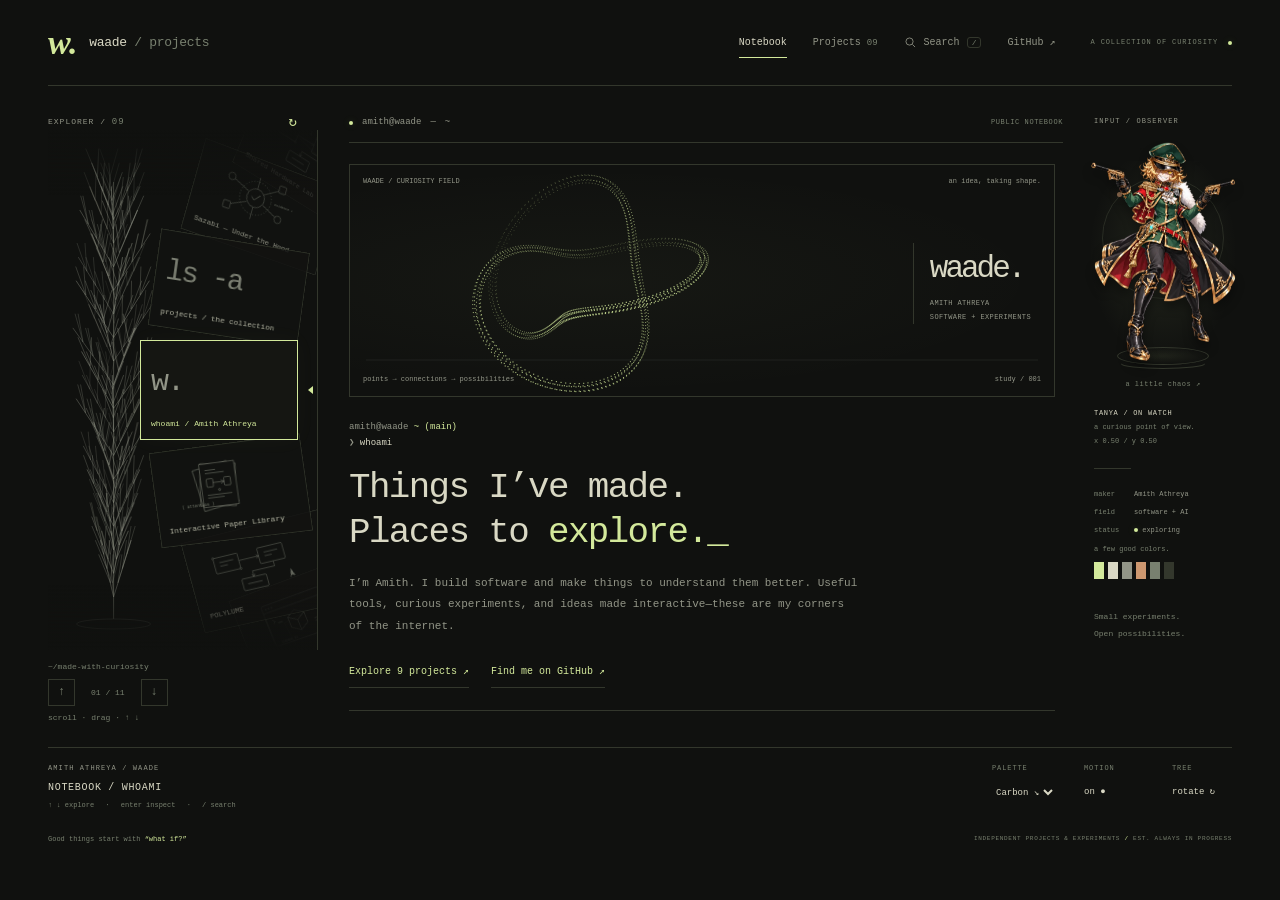
<file: index.html>
<!doctype html>
<html lang="en" data-theme="carbon" data-motion="on">
<head>
<meta charset="utf-8"><meta name="viewport" content="width=device-width, initial-scale=1"><meta name="theme-color" content="#10110f">
<meta name="description" content="Waade — a living collection of tools, interactive learning, and AI experiments by Amith Athreya. Take a spin. Follow your curiosity.">
<meta property="og:title" content="Waade — A collection of curiosity"><meta property="og:description" content="Tools, experiments, and ideas made interactive. The project notebook of Amith Athreya."><meta property="og:type" content="website">
<title>Waade — A collection of curiosity</title><link rel="icon" href="/favicon.svg" type="image/svg+xml"><link rel="stylesheet" href="/style.css"><script src="/app.js" type="module"></script>
  <script defer src="./analytics.js"></script>
</head><body>
<a class="skip-link" href="#content">Skip to content</a>
<div class="frame">
<header class="header"><a class="identity" href="#about" aria-label="Waade home"><span class="monogram">w.</span><span>waade<span class="identity-path"> / projects</span></span></a><nav aria-label="Main navigation"><a href="#about" data-nav="about">Notebook</a><a href="#projects" data-nav="projects">Projects <span class="project-count">09</span></a><button id="search-toggle" class="search-toggle" type="button" aria-label="Search projects" aria-haspopup="dialog" aria-controls="search-dialog" aria-expanded="false"><svg viewBox="0 0 20 20" fill="none" aria-hidden="true"><circle cx="8.5" cy="8.5" r="5.5"/><path d="m13 13 4 4"/></svg><span class="search-trigger-text">Search</span><kbd>/</kbd></button><a href="https://github.com/waade-dev" target="_blank" rel="noopener noreferrer">GitHub ↗<span class="sr-only"> (opens in a new tab)</span></a></nav><span class="edition">A COLLECTION OF CURIOSITY <span class="live-dot"></span></span></header>
<main class="stage">
<aside class="navigator" aria-label="Project explorer"><div class="navigator-heading"><span>EXPLORER / <span class="project-count">09</span></span><span class="accent">↻</span></div><div class="wheel-scene" id="wheel-scene"><canvas id="tree-canvas" aria-hidden="true"></canvas><ul class="wheel" id="wheel" aria-label="Select a notebook page or project"></ul><span class="selection-tick" aria-hidden="true"></span></div><div class="navigator-footer"><span>~/made-with-curiosity</span><div class="wheel-controls"><button id="previous" aria-label="Previous project">↑</button><span id="wheel-counter">01 / 11</span><button id="next" aria-label="Next project">↓</button></div><span class="navigation-hint">scroll · drag · ↑ ↓</span></div></aside>
<div class="workspace"><div class="tab-bar"><span><span class="live-dot"></span> amith@waade <span class="muted">—</span> <span id="current-path">~</span></span><span class="tab-caption">PUBLIC NOTEBOOK</span></div><article class="reading" id="content" tabindex="-1" aria-label="Selected notebook content"><p class="muted">Opening the notebook<span class="cursor">_</span></p></article>
</div>
<aside class="observer" aria-label="Notebook observer">
<p class="eyebrow">INPUT / OBSERVER</p>
<button class="observer-figure" id="observer-figure" type="button" aria-label="Tanya on watch — spark a little chaos">
<span class="figure-halo" aria-hidden="true"></span><span class="figure-orbit" aria-hidden="true"></span>
<img src="/assets/tanya-figurine.webp" width="512" height="768" alt="Tanya the Evil in her green and gold uniform" draggable="false" decoding="async">
<span class="figure-sparks" aria-hidden="true"><i style="--angle:0deg"></i><i style="--angle:45deg"></i><i style="--angle:90deg"></i><i style="--angle:135deg"></i><i style="--angle:180deg"></i><i style="--angle:225deg"></i><i style="--angle:270deg"></i><i style="--angle:315deg"></i></span>
<span class="figure-plinth" aria-hidden="true"></span><span class="figure-hint" aria-hidden="true">a little chaos ↗</span>
</button>
<div class="observer-details"><p class="observer-caption"><strong>TANYA / ON WATCH</strong><br><span id="observer-message" role="status">a curious point of view.</span><br><span id="pointer-coordinates">x 0.50 / y 0.50</span></p><div class="aside-rule"></div><dl><dt>maker</dt><dd>Amith Athreya</dd><dt>field</dt><dd>software + AI</dd><dt>status</dt><dd><span class="live-dot"></span> exploring</dd></dl><p class="palette-label">a few good colors.</p><div class="swatches" aria-hidden="true"><i></i><i></i><i></i><i></i><i></i><i></i></div><p class="aside-note">Small experiments.<br>Open possibilities.</p></div>
</aside>
</main>
<dialog id="search-dialog" aria-labelledby="search-title"><div class="search-panel-heading"><div><p class="eyebrow">THE COLLECTION / QUICK FIND</p><h2 id="search-title">Find a project.</h2></div><button id="search-close" type="button" aria-label="Close search">×</button></div><div class="terminal" role="search" aria-label="Search projects or navigate with commands"><div class="terminal-heading"><span><span class="accent">›_</span> search the collection</span><span>esc to close</span></div><form id="command-form"><label for="command-input" aria-label="Command">❯</label><input id="command-input" type="text" enterkeyhint="search" autocomplete="off" spellcheck="false" placeholder="Search projects by name or idea…" aria-label="Search projects or type a command" aria-controls="command-results"><button type="submit" aria-label="Run command">↵</button></form><div id="command-results" hidden></div><div class="terminal-hints"><button type="button" data-command="projects">projects</button><button type="button" data-command="about">whoami</button><button type="button" data-command="random">surprise me</button><button type="button" data-command="help">help</button><span id="command-feedback" role="status">follow your curiosity.</span></div></div></dialog>
<footer class="statusbar"><div class="footer-title"><span class="eyebrow">AMITH ATHREYA / WAADE</span><span id="selected-label">NOTEBOOK</span><small>↑ ↓ explore <span>·</span> enter inspect <span>·</span> / search</small></div><div class="status-control"><label for="theme-select">PALETTE</label><select id="theme-select" aria-label="Color palette"><option value="carbon">Carbon ↘</option><option value="moss">Moss ↘</option><option value="paper">Paper ↘</option></select></div><div class="status-control"><span>MOTION</span><button id="motion-button" aria-pressed="true">on <span class="accent">●</span></button></div><div class="status-control"><span>TREE</span><button id="tree-button" aria-pressed="true">rotate ↻</button></div></footer>
<div class="colophon"><span>Good things start with <span class="accent">“what if?”</span></span><span>INDEPENDENT PROJECTS & EXPERIMENTS <span class="accent">/</span> EST. ALWAYS IN PROGRESS</span></div><p id="announcement" class="sr-only" aria-live="polite" aria-atomic="true"></p>
<noscript><div class="fallback"><h1>The Waade collection</h1><p>Turn on JavaScript for the rotating explorer, or visit a project directly.</p><a href="https://reasearch-paper-impl.rechargecompare.in/">Interactive Paper Library ↗</a><a href="https://www.rechargecompare.in/">POLYLUME ↗</a><a href="https://inside-space.rechargecompare.in/">Inside SPACE ↗</a><a href="https://second-brain-obsedian-notion-library.rechargecompare.in/">Second Brain ↗</a><a href="https://cyber-harness-atlas.vercel.app/">Cyber Harness Atlas ↗</a><a href="https://waade-skill-studio.vercel.app/">Skill Studio ↗</a><a href="/pi-durable/">Pi Durable ↗</a><a href="https://shared-hardware-lab.vercel.app/">Shared Hardware Lab ↗</a><a href="https://sazabi-field-guide.vercel.app/">Sazabi — Under the Hood ↗</a></div></noscript>
</div></body></html>
</file>
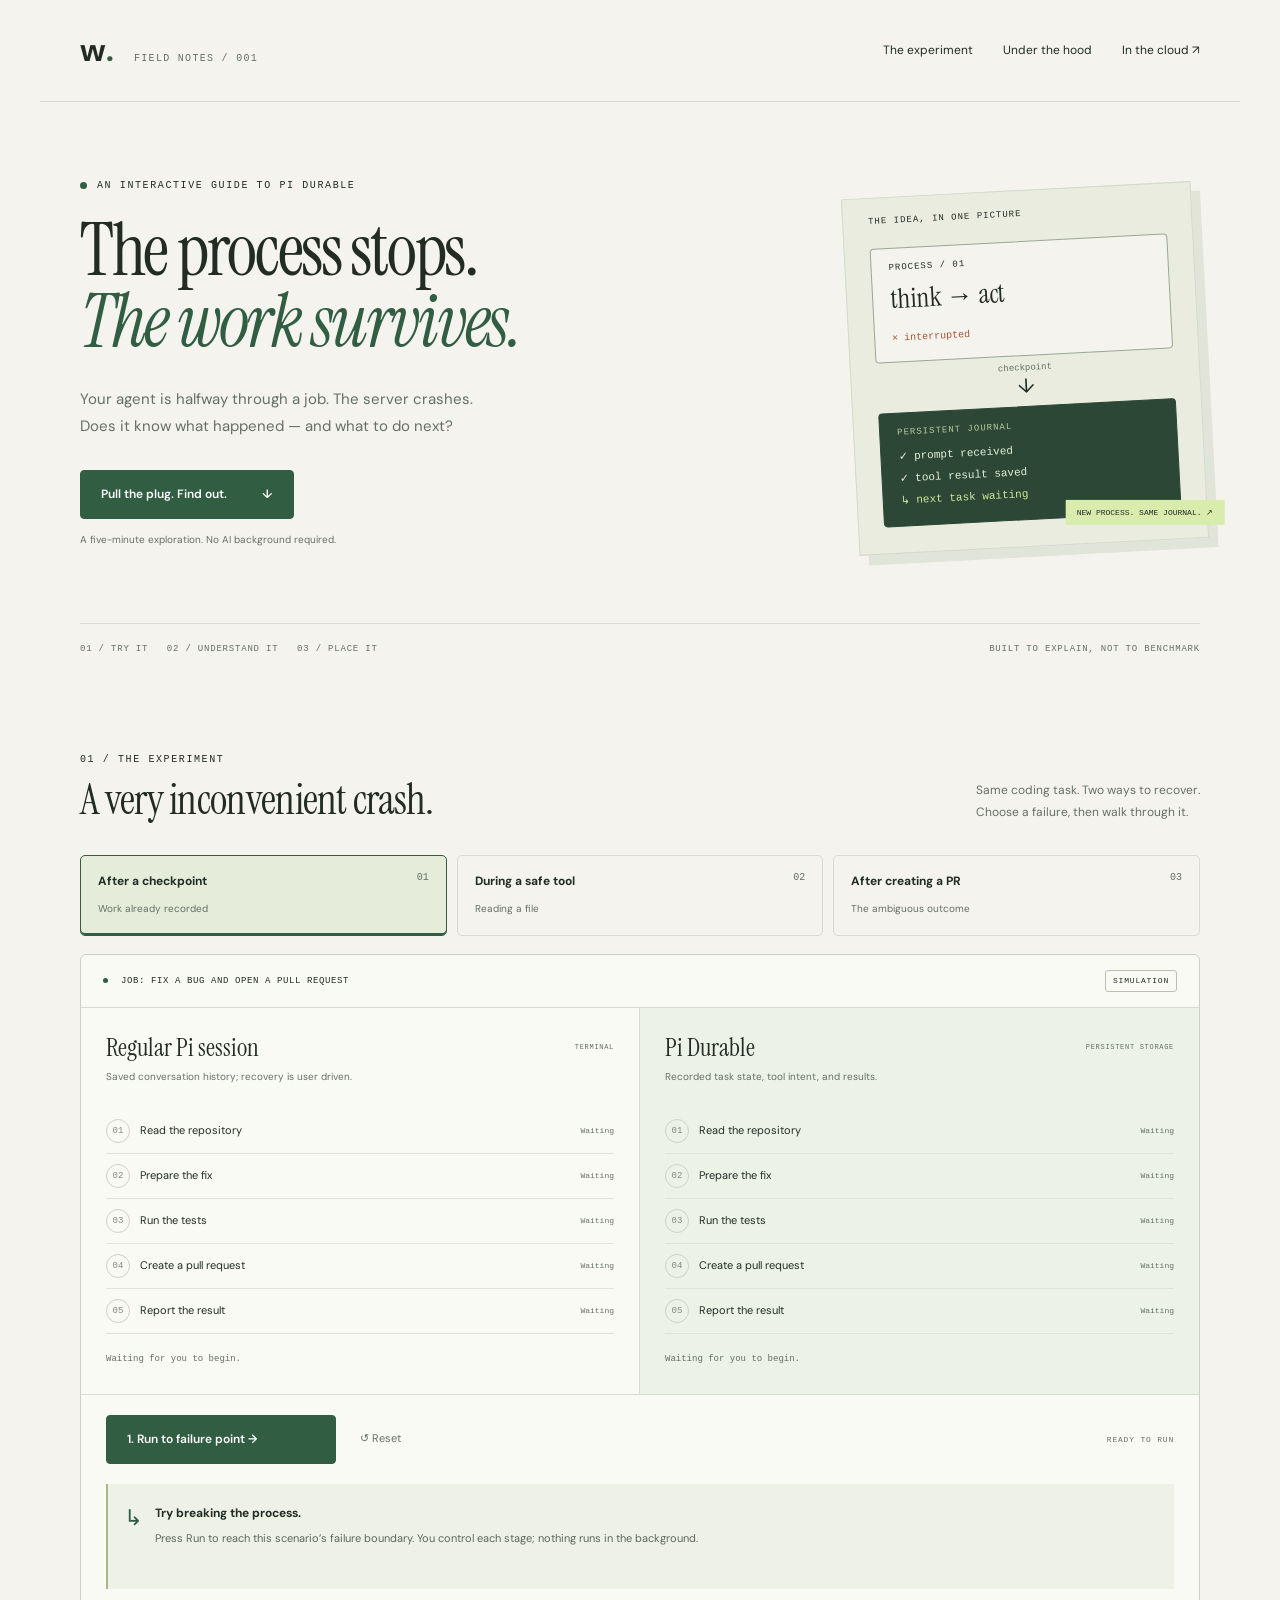
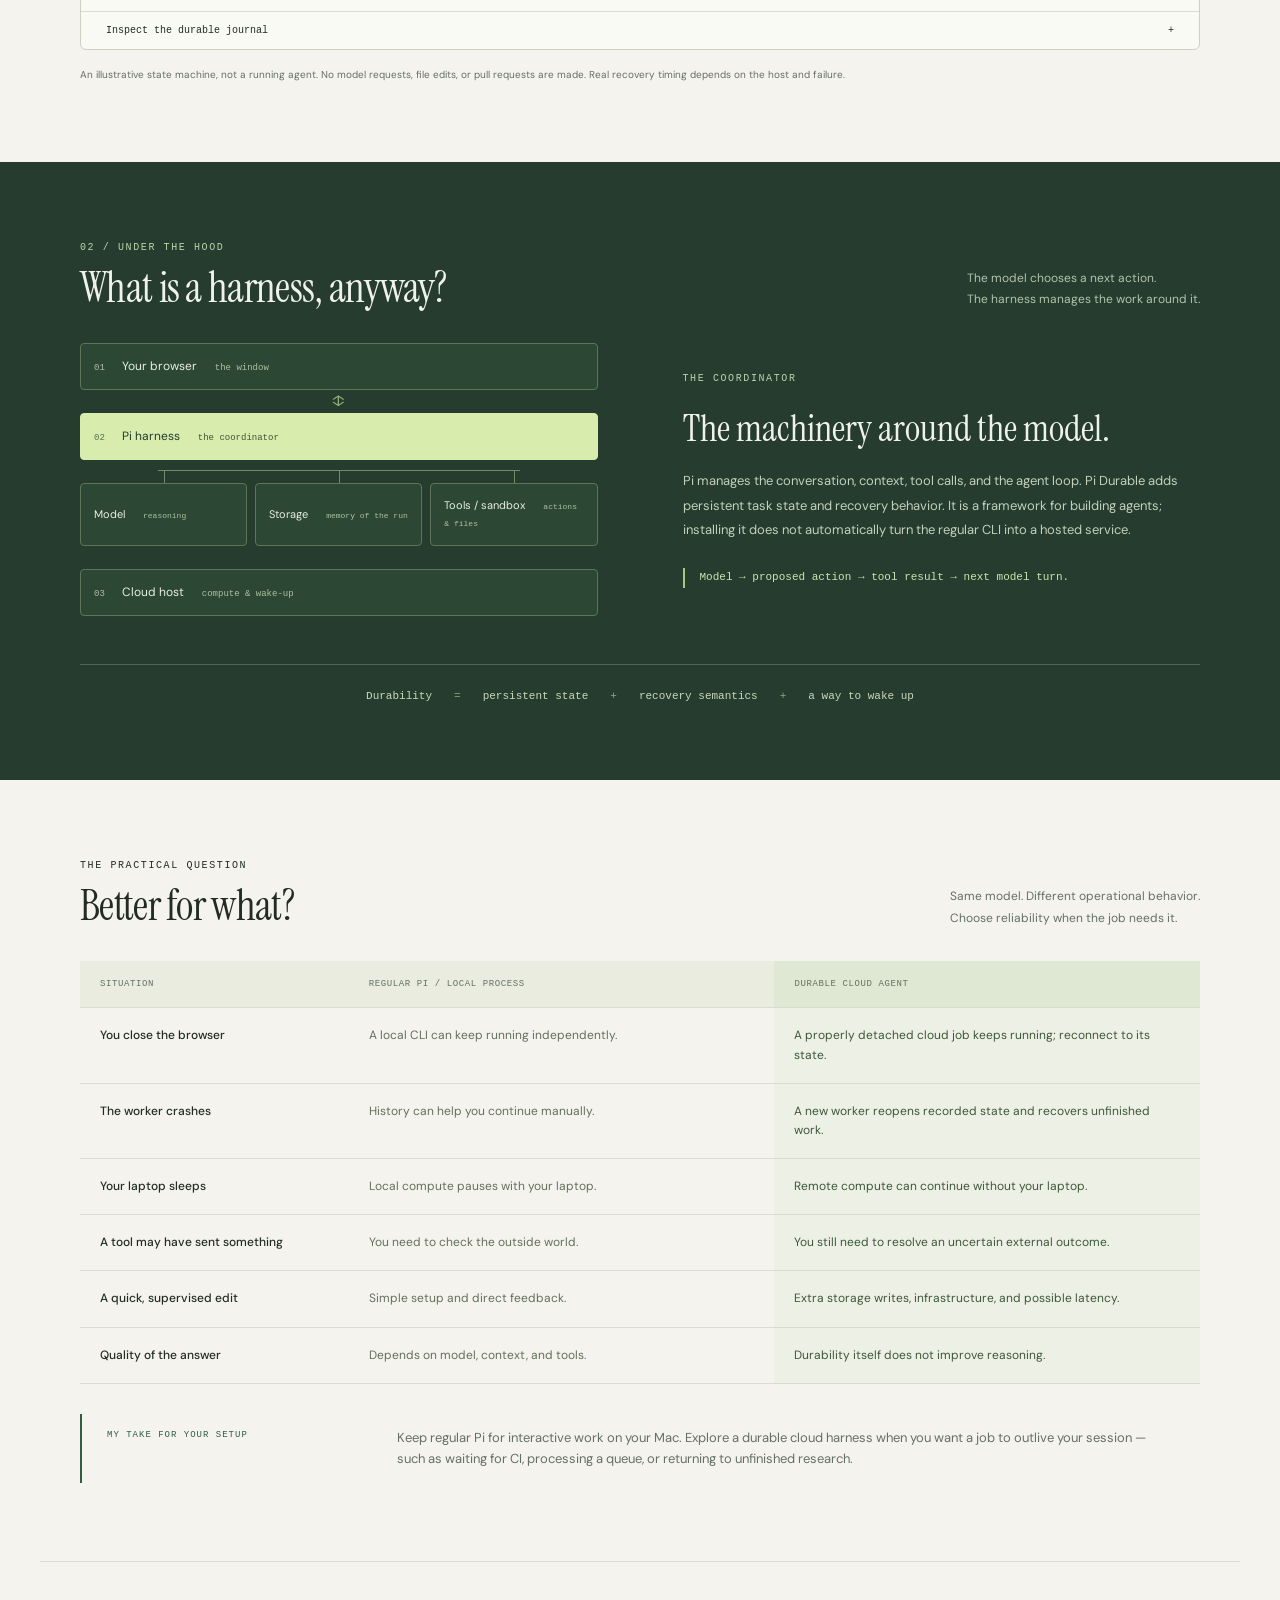
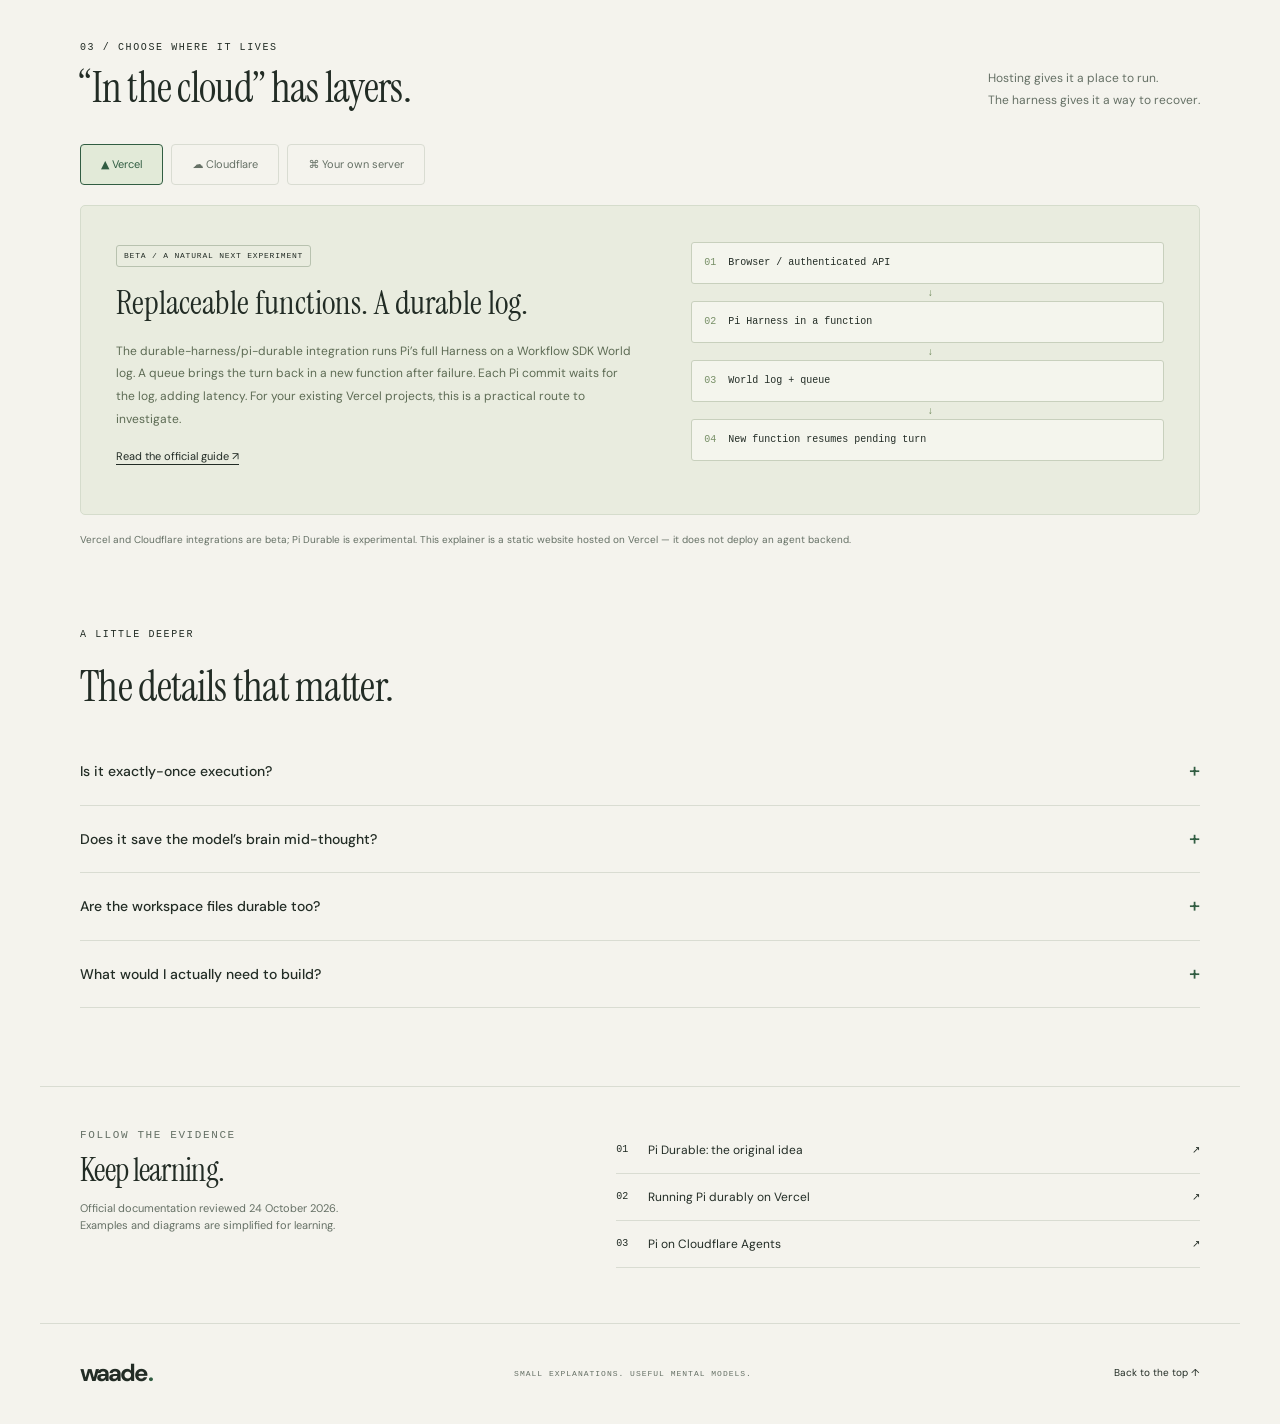
<file: pi-durable/index.html>
<!doctype html>
<html lang="en">
<head>
  <meta charset="utf-8"><meta name="viewport" content="width=device-width, initial-scale=1">
  <title>Pi Durable — The work survives | Waade</title>
  <meta name="description" content="An interactive field guide to Pi Durable. Crash an agent, replay its recovery, and explore how cloud harnesses work.">
  <meta name="theme-color" content="#f4f3ed"><link rel="icon" href="../favicon.svg">
  <link rel="stylesheet" href="./style.css"><script defer src="./model.js"></script><script defer src="./app.js"></script>
  <script defer src="../analytics.js"></script>
</head>
<body id="top">
<a class="skip" href="#lab">Skip to the experiment</a>
<header class="wrap"><a class="brand" href="../index.html">w<span>.</span> <small>FIELD NOTES / 001</small></a><nav aria-label="Page"><a href="#lab">The experiment</a><a href="#inside">Under the hood</a><a href="#cloud">In the cloud ↗</a></nav></header>
<main>
  <section class="hero wrap">
    <div><p class="eyebrow"><span class="dot"></span> AN INTERACTIVE GUIDE TO PI DURABLE</p><h1>The process stops.<br><em>The work survives.</em></h1><p class="intro">Your agent is halfway through a job. The server crashes.<br class="wide"> Does it know what happened — and what to do next?</p><a class="primary jump" href="#lab">Pull the plug. Find out. <span>↓</span></a><p class="caption">A five-minute exploration. No AI background required.</p></div>
    <div class="hero-diagram" aria-label="A replaceable process connected to a persistent journal"><div class="diagram-caption">THE IDEA, IN ONE PICTURE</div><div class="process-box"><span class="mono">PROCESS / 01</span><strong>think → act</strong><span class="off">× interrupted</span></div><div class="wire"><span>checkpoint</span>↓</div><div class="journal-box"><span class="mono">PERSISTENT JOURNAL</span><div>✓ prompt received</div><div>✓ tool result saved</div><div class="next">↳ next task waiting</div></div><span class="resume-tag">NEW PROCESS. SAME JOURNAL. ↗</span></div>
    <div class="hero-foot"><span>01 / TRY IT &nbsp; 02 / UNDERSTAND IT &nbsp; 03 / PLACE IT</span><span>BUILT TO EXPLAIN, NOT TO BENCHMARK</span></div>
  </section>
  <section class="wrap section" id="lab">
    <div class="section-head"><div><p class="eyebrow">01 / THE EXPERIMENT</p><h2>A very inconvenient crash.</h2></div><p>Same coding task. Two ways to recover.<br>Choose a failure, then walk through it.</p></div>
    <div class="scenario-picker" role="group" aria-label="Choose a crash scenario">
      <button data-scenario="saved" aria-pressed="true"><span>01</span><strong>After a checkpoint</strong><small>Work already recorded</small></button>
      <button data-scenario="safe" aria-pressed="false"><span>02</span><strong>During a safe tool</strong><small>Reading a file</small></button>
      <button data-scenario="unsafe" aria-pressed="false"><span>03</span><strong>After creating a PR</strong><small>The ambiguous outcome</small></button>
    </div>
    <div class="lab-panel">
      <div class="lab-bar"><span><span class="dot"></span> JOB: FIX A BUG AND OPEN A PULL REQUEST</span><span class="pill">SIMULATION</span></div>
      <div class="lanes"><article class="lane"><div class="lane-head"><h3>Regular Pi session</h3><span class="tag">TERMINAL</span></div><p>Saved conversation history; recovery is user driven.</p><ol id="regular-steps"></ol><div class="lane-status" id="regular-status"></div></article><article class="lane durable"><div class="lane-head"><h3>Pi Durable</h3><span class="tag">PERSISTENT STORAGE</span></div><p>Recorded task state, tool intent, and results.</p><ol id="durable-steps"></ol><div class="lane-status" id="durable-status"></div></article></div>
      <div class="controls"><button class="primary" id="advance">1. Run to failure point <span>→</span></button><button class="secondary" id="reset">↺ Reset</button><span id="phase-label">READY TO RUN</span></div>
      <div class="explanation" aria-live="polite" aria-atomic="true"><span class="explain-icon" aria-hidden="true">↳</span><div><strong id="explain-title"></strong><p id="explain-body"></p></div></div>
      <details class="journal-details"><summary>Inspect the durable journal <span>+</span></summary><ol id="journal"></ol></details>
    </div>
    <p class="fineprint">An illustrative state machine, not a running agent. No model requests, file edits, or pull requests are made. Real recovery timing depends on the host and failure.</p>
  </section>
  <section class="dark-section" id="inside"><div class="wrap section">
    <div class="section-head"><div><p class="eyebrow">02 / UNDER THE HOOD</p><h2>What is a harness, anyway?</h2></div><p>The model chooses a next action.<br>The harness manages the work around it.</p></div>
    <div class="architecture"><div class="architecture-buttons" role="group" aria-label="Explore the architecture"><button data-layer="client" aria-pressed="false"><span>01</span> Your browser <small>the window</small></button><span class="connector">↕</span><button data-layer="harness" aria-pressed="true"><span>02</span> Pi harness <small>the coordinator</small></button><div class="branch"><button data-layer="model" aria-pressed="false">Model <small>reasoning</small></button><button data-layer="storage" aria-pressed="false">Storage <small>memory of the run</small></button><button data-layer="tools" aria-pressed="false">Tools / sandbox <small>actions & files</small></button></div><button data-layer="host" aria-pressed="false"><span>03</span> Cloud host <small>compute & wake-up</small></button></div><article class="architecture-copy" aria-live="polite"><p class="eyebrow" id="layer-kicker"></p><h3 id="layer-title"></h3><p id="layer-body"></p><div class="rule" id="layer-rule"></div></article></div>
    <div class="formula"><span>Durability</span><b>=</b><span>persistent state</span><b>+</b><span>recovery semantics</span><b>+</b><span>a way to wake up</span></div>
  </div></section>
  <section class="wrap section" id="better"><div class="section-head"><div><p class="eyebrow">THE PRACTICAL QUESTION</p><h2>Better for what?</h2></div><p>Same model. Different operational behavior.<br>Choose reliability when the job needs it.</p></div>
    <div class="comparison-scroll"><table><caption class="sr-only">Regular session compared with a durable cloud agent</caption><thead><tr><th>Situation</th><th>Regular Pi / local process</th><th>Durable cloud agent</th></tr></thead><tbody><tr><th>You close the browser</th><td>A local CLI can keep running independently.</td><td>A properly detached cloud job keeps running; reconnect to its state.</td></tr><tr><th>The worker crashes</th><td>History can help you continue manually.</td><td>A new worker reopens recorded state and recovers unfinished work.</td></tr><tr><th>Your laptop sleeps</th><td>Local compute pauses with your laptop.</td><td>Remote compute can continue without your laptop.</td></tr><tr><th>A tool may have sent something</th><td>You need to check the outside world.</td><td>You still need to resolve an uncertain external outcome.</td></tr><tr><th>A quick, supervised edit</th><td>Simple setup and direct feedback.</td><td>Extra storage writes, infrastructure, and possible latency.</td></tr><tr><th>Quality of the answer</th><td>Depends on model, context, and tools.</td><td>Durability itself does not improve reasoning.</td></tr></tbody></table></div>
    <div class="takeaway"><span>MY TAKE FOR YOUR SETUP</span><p>Keep regular Pi for interactive work on your Mac. Explore a durable cloud harness when you want a job to outlive your session — such as waiting for CI, processing a queue, or returning to unfinished research.</p></div>
  </section>
  <section class="wrap section cloud-section" id="cloud"><div class="section-head"><div><p class="eyebrow">03 / CHOOSE WHERE IT LIVES</p><h2>“In the cloud” has layers.</h2></div><p>Hosting gives it a place to run.<br>The harness gives it a way to recover.</p></div>
    <div class="cloud-picker" role="group" aria-label="Select a hosting approach"><button data-cloud="vercel" aria-pressed="true">▲ Vercel</button><button data-cloud="cloudflare" aria-pressed="false">☁ Cloudflare</button><button data-cloud="self" aria-pressed="false">⌘ Your own server</button></div>
    <article class="cloud-card"><div><span class="pill" id="cloud-badge"></span><h3 id="cloud-title"></h3><p id="cloud-body"></p><a id="cloud-source" target="_blank" rel="noopener noreferrer">Read the official guide ↗</a></div><div class="cloud-flow" id="cloud-flow"></div></article>
    <p class="fineprint">Vercel and Cloudflare integrations are beta; Pi Durable is experimental. This explainer is a static website hosted on Vercel — it does not deploy an agent backend.</p>
  </section>
  <section class="wrap section details-section"><p class="eyebrow">A LITTLE DEEPER</p><h2>The details that matter.</h2>
    <details><summary>Is it exactly-once execution?<span>+</span></summary><p>No blanket guarantee. A remote service can accept an action before the local result is saved. Use provider-supported idempotency keys, or inspect remote state before deciding whether to retry. Deduplicating a submitted request does not deduplicate every external side effect.</p></details>
    <details><summary>Does it save the model’s brain mid-thought?<span>+</span></summary><p>No. It records task and conversation state. An interrupted model request may be issued again; an incomplete response is not a finished answer. Think “recover from a recorded boundary,” rather than freezing and restoring every CPU instruction.</p></details>
    <details><summary>Are the workspace files durable too?<span>+</span></summary><p>Only if you arrange that separately. A persistent task journal does not automatically preserve an ephemeral filesystem. Plan workspace storage and sandbox lifecycle alongside conversation storage. On Vercel, model-controlled commands belong in a virtual workspace or sandbox, not the function host’s disk.</p></details>
    <details><summary>What would I actually need to build?<span>+</span></summary><p>A UI and authenticated API; a Pi harness with configured model and tools; persistent run storage; a host that resumes pending work; and a suitable tool execution environment. Add session ownership, logging, cost limits, and external-action checks before exposing real tools to users.</p></details>
  </section>
  <section class="wrap sources"><div><p class="eyebrow">FOLLOW THE EVIDENCE</p><h2>Keep learning.</h2><p>Official documentation reviewed 24 October 2026.<br>Examples and diagrams are simplified for learning.</p></div><div><a href="https://earendil.com/posts/pi-durable/" target="_blank" rel="noopener noreferrer">01 <span>Pi Durable: the original idea</span> ↗</a><a href="https://vercel.com/docs/agent-harnesses/pi" target="_blank" rel="noopener noreferrer">02 <span>Running Pi durably on Vercel</span> ↗</a><a href="https://developers.cloudflare.com/agents/harnesses/pi/" target="_blank" rel="noopener noreferrer">03 <span>Pi on Cloudflare Agents</span> ↗</a></div></section>
</main><footer class="wrap"><a class="brand" href="../index.html">waade<span>.</span></a><span>SMALL EXPLANATIONS. USEFUL MENTAL MODELS.</span><a href="#top">Back to the top ↑</a></footer>
<noscript><p class="wrap">Enable JavaScript to try the simulations and explore the architecture. The comparison and technical details remain available below.</p></noscript>
</body></html>
</file>
<file: style.css>
:root{color-scheme:dark;--bg:#10110f;--panel:#151612;--ink:#d9d8c4;--muted:#929587;--dim:#78806f;--line:#33372c;--accent:#d3e99b;--warm:#ce9870;--soft:#d3e99b08;--mono:'SFMono-Regular',Consolas,'Liberation Mono',monospace;font-family:var(--mono);font-synthesis:none;color:var(--ink);background:var(--bg)}
:root[data-theme=moss]{--bg:#111a17;--panel:#18231e;--ink:#d3dfcb;--muted:#94ac9b;--dim:#788f7d;--line:#344b3c;--accent:#b0e1b2;--warm:#d8ae7e;--soft:#b0e1b208}
:root[data-theme=paper]{color-scheme:light;--bg:#eeece4;--panel:#e6e4da;--ink:#2f352b;--muted:#606655;--dim:#6d7464;--line:#c7cbbc;--accent:#526b2f;--warm:#9c613e;--soft:#526b2f08}
*{box-sizing:border-box}body{margin:0;font-size:12px;line-height:1.7}a{color:inherit;text-decoration:none}button,input,select{font:inherit;color:inherit}button,select{cursor:pointer}button{background:none;border:0}button,a,select{touch-action:manipulation;-webkit-tap-highlight-color:transparent}button:focus-visible,a:focus-visible,input:focus-visible,select:focus-visible{outline:2px solid var(--accent);outline-offset:5px}button:hover,a:hover{color:var(--accent)}::selection{background:var(--accent);color:var(--bg)}[hidden]{display:none!important}.sr-only{position:absolute;width:1px;height:1px;margin:-1px;padding:0;overflow:hidden;clip:rect(0,0,0,0);white-space:nowrap;border:0}.skip-link{position:fixed;left:20px;top:-100px;z-index:100;background:var(--panel);padding:12px}.skip-link:focus{top:10px}.accent{color:var(--accent)}.muted{color:var(--muted)}.frame{max-width:1450px;margin:auto;padding:26px 48px 18px}.header{display:flex;align-items:center;gap:35px;padding-bottom:25px;border-bottom:1px solid var(--line)}.identity{display:flex;gap:12px;align-items:center;font-size:13px;letter-spacing:-.3px}.identity-path{color:var(--dim)}.monogram{font:italic bold 34px Georgia,serif;line-height:1;color:var(--accent)}nav{display:flex;gap:26px;margin-left:auto;font-size:10px;color:var(--muted)}nav a{padding:6px 0;position:relative}nav a[aria-current=page]{color:var(--ink)}nav a[aria-current=page]:after{content:'';height:1px;background:var(--accent);position:absolute;bottom:0;left:0;right:0}.project-count{font-size:9px;color:var(--dim)}.edition{font-size:7px;letter-spacing:.9px;color:var(--dim);display:flex;align-items:center;gap:10px}.live-dot{display:inline-block;width:4px;height:4px;border-radius:50%;background:var(--accent);box-shadow:0 0 7px #b4db6f35;flex-shrink:0}.stage{display:grid;grid-template-columns:270px minmax(0,1fr) 138px;gap:31px;padding-top:29px}.navigator{position:relative;min-width:0;display:flex;flex-direction:column}.navigator-heading{display:flex;justify-content:space-between;font-size:8px;letter-spacing:1px;padding-right:20px;color:var(--muted)}.navigator-heading>.accent{font-size:14px;line-height:1}.wheel-scene{height:520px;position:relative;overflow:hidden;border-right:1px solid var(--line);perspective:900px;isolation:isolate;touch-action:pan-y}.wheel-scene:before,.wheel-scene:after{content:'';position:absolute;inset:0 0 auto;height:65px;background:linear-gradient(var(--bg),transparent);z-index:30;pointer-events:none}.wheel-scene:after{inset:auto 0 0;background:linear-gradient(transparent,var(--bg))}#tree-canvas{position:absolute;left:-10px;top:0;width:135px;height:100%;z-index:-1;pointer-events:none}.wheel{list-style:none;margin:0;padding:0;position:absolute;inset:0;transform-style:preserve-3d}.wheel li{position:absolute;top:calc(50% - 50px);left:92px;width:158px;transform:translate3d(var(--x),var(--y),var(--depth)) rotateY(var(--ry)) rotateZ(var(--rz));opacity:var(--opacity);z-index:var(--z);transition:transform .65s cubic-bezier(.18,.85,.24,1),opacity .55s}.wheel-card{width:100%;height:100px;border:1px solid var(--line);background:var(--bg);text-align:left;padding:8px 10px;display:flex;flex-direction:column;justify-content:space-between;overflow:hidden;position:relative}.wheel-card:hover{border-color:var(--muted)}.wheel-card[aria-current=true]{border-color:var(--accent);background:var(--panel);box-shadow:0 0 22px var(--soft)}.wheel-card[aria-current=true] .wheel-name{color:var(--accent)}.wheel-symbol{font-size:30px;line-height:1.8;letter-spacing:-2px}.wheel-art{height:66px;display:grid;place-items:center;color:var(--muted);--art-paper:var(--bg)}.wheel-art svg{width:100%;height:100%}.wheel-name{font-size:8px;white-space:nowrap;overflow:hidden;text-overflow:ellipsis}.selection-tick{position:absolute;top:calc(50% - 4px);right:4px;border-right:5px solid var(--accent);border-top:4px solid transparent;border-bottom:4px solid transparent}.navigator-footer{padding-top:10px;font-size:8px;color:var(--dim);display:grid;gap:5px}.wheel-controls{display:flex;align-items:center;gap:16px}.wheel-controls button{border:1px solid var(--line);height:27px;width:27px;font-size:12px}.navigation-hint{font-size:8px}.workspace{height:598px;display:flex;flex-direction:column;min-width:0}.tab-bar{display:flex;align-items:center;justify-content:space-between;gap:10px;border-bottom:1px solid var(--line);padding:0 0 12px;font-size:9px;color:var(--muted)}.tab-bar>span:first-child{display:flex;align-items:center;gap:9px;min-width:0}#current-path{overflow:hidden;text-overflow:ellipsis;white-space:nowrap}.tab-caption{font-size:7px;letter-spacing:.6px;white-space:nowrap;color:var(--dim)}.reading{padding:21px 8px 23px 0;flex:1;min-height:0;overflow-y:auto;overscroll-behavior:contain;scrollbar-width:thin;scrollbar-color:var(--line) transparent;outline:none}.reading>*{animation:arrive .5s ease both}p,h1,h2,h3{margin-top:0}.eyebrow{font-size:8px;letter-spacing:1.1px;color:var(--muted);margin-bottom:13px}h1{font-size:clamp(25px,2.8vw,39px);font-weight:400;letter-spacing:-1.6px;line-height:1.27;margin:14px 0 17px}h1 em{font-style:normal;color:var(--accent)}.intro-description{font-size:11px;color:var(--muted);line-height:1.95;max-width:510px}.prompt{font-size:9px;color:var(--muted);margin:22px 0 9px}.prompt:first-child{margin-top:0}.prompt span{color:var(--accent)}.prompt b{font-weight:400;color:var(--ink)}.specimen{height:233px;position:relative;border:1px solid var(--line);margin-bottom:23px;overflow:hidden;background:radial-gradient(ellipse at 35% 50%,var(--soft),transparent 70%)}#sculpture-canvas{position:absolute;inset:0;width:100%;height:100%;pointer-events:none}.specimen-label,.specimen-bottom{position:absolute;left:13px;right:13px;display:flex;justify-content:space-between;gap:10px;font-size:7px;color:var(--muted);z-index:1}.specimen-label{top:11px}.specimen-bottom{bottom:10px}.specimen-word{position:absolute;right:23px;top:78px;border-left:1px solid var(--line);padding:0 0 0 16px}.specimen-word strong{font-size:31px;font-weight:400;letter-spacing:-3px}.specimen-word small{display:block;color:var(--muted);font-size:7px;letter-spacing:.4px;line-height:2}.specimen:after{content:'';position:absolute;left:0;right:0;top:0;height:1px;background:var(--accent);opacity:0;animation:scan 3.8s ease-in-out infinite;pointer-events:none}.intro-actions{display:flex;gap:22px;font-size:10px;margin:19px 0 22px}.text-link{color:var(--accent);padding:7px 0;border-bottom:1px solid var(--line)}.facts{display:grid;grid-template-columns:70px 1fr;gap:7px 14px;font-size:9px;border-top:1px solid var(--line);padding-top:16px;margin:20px 0 0}.facts dt{color:var(--dim)}.facts dd{margin:0;color:var(--muted)}.cursor{color:var(--accent);animation:blink 1.2s step-end infinite}.terminal{flex-shrink:0;border-top:1px solid var(--line);padding-top:12px;position:relative;background:var(--bg)}.terminal-heading{display:flex;justify-content:space-between;gap:9px;font-size:8px;color:var(--muted)}.terminal-heading>span:last-child{font-size:7px;color:var(--dim)}#command-form{display:flex;align-items:center;gap:9px;margin:6px 0}#command-form label{color:var(--accent);font-size:17px}#command-input{border:0;background:transparent;outline:none;min-width:0;flex:1;font-size:10px;padding:9px 0;caret-color:var(--accent)}#command-input:focus-visible{box-shadow:0 1px var(--accent)}#command-input::placeholder{color:var(--dim);font-size:9px}#command-form>button{border:1px solid var(--line);width:31px;height:29px}.terminal-hints{display:flex;align-items:center;gap:14px;font-size:8px;color:var(--dim)}.terminal-hints button{padding:2px 0;color:var(--muted)}.terminal-hints button:hover{color:var(--accent)}.terminal-hints>span{margin-left:auto;max-width:45%;overflow-wrap:anywhere}#command-results{position:absolute;bottom:100%;left:0;right:0;border:1px solid var(--line);background:var(--panel);max-height:240px;overflow:auto;padding:8px;z-index:50;box-shadow:0 -10px 30px #0003}#command-results button{display:flex;justify-content:space-between;gap:10px;text-align:left;width:100%;padding:10px;font-size:10px}#command-results button:hover{background:var(--soft)}#command-results p{margin:8px;color:var(--muted);font-size:10px}.observer{padding-top:1px;color:var(--dim);font-size:8px}.observer .eyebrow{font-size:7px}.eye{width:100%;margin:18px 0 3px;color:var(--muted);stroke:currentColor;stroke-width:.65}#eye-pupil{transition:transform .15s ease}.observer-caption{font-size:7px;line-height:2;margin:13px 0 20px}.observer-caption>span{color:var(--dim)}.aside-rule{width:37px;border-top:1px solid var(--line);margin:20px 0}.observer dl{display:grid;grid-template-columns:34px 1fr;gap:6px;font-size:7px}.observer dd{margin:0;color:var(--muted);white-space:nowrap}.observer dt{color:var(--dim)}.mini-orbit{position:relative;height:110px;width:110px;margin:23px 0;color:var(--warm);perspective:300px;transform-style:preserve-3d}.mini-orbit>span{position:absolute;left:9px;top:27px;width:90px;height:53px;border:1px solid currentColor;border-radius:50%;animation:orbit 12s linear infinite}.mini-orbit>span:nth-child(2){animation-delay:-4s}.mini-orbit>span:nth-child(3){animation-delay:-8s}.mini-orbit i{position:absolute;left:52px;top:50px;width:5px;height:5px;border-radius:50%;background:currentColor}.palette-label{font-size:7px}.swatches{display:flex;gap:4px}.swatches i{width:10px;height:17px;background:var(--accent)}.swatches i:nth-child(2){background:var(--ink)}.swatches i:nth-child(3){background:var(--muted)}.swatches i:nth-child(4){background:var(--warm)}.swatches i:nth-child(5){background:var(--dim)}.swatches i:nth-child(6){background:var(--line)}.aside-note{font-size:8px;line-height:2.1;margin-top:30px}.statusbar{display:flex;gap:28px;align-items:flex-start;border-top:1px solid var(--line);margin-top:23px;padding-top:15px}.footer-title{flex:1;display:flex;flex-direction:column;gap:4px}.footer-title .eyebrow{font-size:7px;margin:0;color:var(--muted)}#selected-label{font-size:10px;letter-spacing:.7px}.footer-title small{font-size:7px;color:var(--dim)}.footer-title small span{margin:0 7px}.status-control{display:flex;flex-direction:column;gap:6px;min-width:60px}.status-control>span,.status-control>label{font-size:7px;letter-spacing:.9px;color:var(--dim)}.status-control button,.status-control select{font-size:9px;text-align:left;padding:0;min-height:23px}.status-control select{background:var(--bg);border:0;max-width:100px}.status-control button:disabled{cursor:default;color:var(--dim)}.footer-link{font-size:8px;color:var(--muted);padding-top:19px}.colophon{display:flex;justify-content:space-between;gap:20px;color:var(--dim);font-size:7px;margin-top:22px}.colophon>span:last-child{font-size:6px;letter-spacing:.7px}.project-plate{height:235px;border:1px solid var(--line);position:relative;color:var(--accent);display:grid;place-items:center;background:var(--soft);margin:21px 0;--art-paper:var(--bg)}.project-plate svg{width:90%;height:90%;animation:float 7s ease-in-out infinite}.project-plate>.specimen-label{color:var(--muted)}.project-heading{overflow-wrap:anywhere;font-size:32px}.project-description{font-size:12px;line-height:1.9;color:var(--muted)}.project-domain{font-size:8px;color:var(--dim);overflow-wrap:anywhere;margin-top:14px}.visit-link{display:inline-flex;justify-content:space-between;align-items:center;gap:40px;border:1px solid var(--accent);padding:10px 15px;font-size:10px;color:var(--accent)}.visit-link:hover{background:var(--accent);color:var(--bg)}.project-navigation{border-top:1px solid var(--line);display:flex;justify-content:space-between;margin-top:27px;padding-top:10px;font-size:8px;color:var(--muted)}.filters{display:flex;flex-wrap:wrap;gap:7px;margin:20px 0 14px}.filter{border:1px solid var(--line);padding:5px 9px;font-size:8px}.filter[aria-pressed=true]{border-color:var(--accent);color:var(--accent);background:var(--soft)}.directory-list{display:grid;gap:0;border-top:1px solid var(--line)}.directory-item{display:grid;grid-template-columns:25px 1fr 15px;gap:10px;text-align:left;align-items:center;padding:17px 0;border-bottom:1px solid var(--line);width:100%}.directory-item .item-number{font-size:9px;color:var(--dim)}.directory-item strong{font-size:11px;font-weight:400;display:block}.directory-item small{font-size:8px;color:var(--muted);display:block;margin-top:4px}.directory-item .accent{font-size:15px}.help-list{font-size:10px;display:grid;grid-template-columns:110px 1fr;gap:12px;margin-top:23px}.help-list dt{color:var(--accent)}.help-list dd{margin:0;color:var(--muted)}.error-state{padding:20px;border:1px solid var(--line)}.error-state button{color:var(--accent);text-decoration:underline}.fallback{border:1px solid var(--line);padding:25px}.fallback a{display:block;padding:7px;color:var(--accent)}
@keyframes arrive{from{opacity:0;transform:translateY(7px)}to{opacity:1;transform:none}}@keyframes blink{50%{opacity:0}}@keyframes scan{0%{transform:translateY(0);opacity:0}15%{opacity:.2}85%{opacity:.08}100%{transform:translateY(235px);opacity:0}}@keyframes orbit{from{transform:rotateY(0deg) rotateX(45deg) rotateZ(30deg)}to{transform:rotateY(360deg) rotateX(45deg) rotateZ(30deg)}}@keyframes float{50%{transform:translateY(-5px)}}
@media(min-width:1500px){.frame{padding-top:40px}.stage{padding-top:38px;gap:40px;grid-template-columns:290px minmax(0,1fr) 160px}.workspace{height:680px}.wheel-scene{height:600px}.wheel li{left:105px;width:170px}.specimen{height:270px}.specimen-word{top:90px}}
@media(max-width:1150px){.frame{padding:24px 30px 18px}.stage{grid-template-columns:240px minmax(0,1fr);gap:26px}.observer,.edition{display:none}.wheel li{left:65px}.wheel-scene{height:520px}.workspace{height:598px}}
@media(max-width:720px){.frame{padding:18px 20px}.header{padding-bottom:19px;gap:15px}.identity{font-size:11px;gap:8px}.identity-path{display:none}.monogram{font-size:29px}nav{gap:18px;font-size:9px}.stage{display:flex;flex-direction:column;padding-top:21px;gap:24px}.navigator-heading{font-size:7px;padding-right:0}.wheel-scene{height:150px;border:0;margin:7px -20px 0;width:calc(100% + 40px);overflow-x:auto;overflow-y:hidden;scroll-snap-type:x mandatory;scrollbar-width:none;perspective:none;overscroll-behavior-x:contain}.wheel-scene::-webkit-scrollbar{display:none}.wheel-scene:before,.wheel-scene:after,#tree-canvas,.selection-tick{display:none}.wheel{position:relative;display:flex;gap:12px;inset:auto;padding:12px 30px;width:max-content;transform-style:flat}.wheel li{position:relative;top:0;left:0;width:155px;flex-shrink:0;transform:rotate(-3deg) translateY(4px);opacity:.55;scroll-snap-align:center;z-index:auto}.wheel li:has([aria-current=true]){transform:rotate(0);opacity:1}.wheel-card{height:114px}.wheel-art{height:78px}.wheel-symbol{font-size:36px}.wheel-name{font-size:9px}.navigator-footer{display:flex;justify-content:space-between;align-items:center;padding-top:0;font-size:7px}.navigator-footer>span:first-child{display:none}.navigation-hint{font-size:7px}.wheel-controls{gap:12px}.wheel-controls button{width:33px;height:29px}.workspace{height:auto;min-height:570px}.tab-bar{font-size:8px}.tab-caption{font-size:6px}.reading{overflow:visible;min-height:340px;padding:20px 0 25px}.specimen{height:223px}.specimen-word{right:18px;top:76px;padding-left:12px}.specimen-word strong{font-size:28px}.specimen-label,.specimen-bottom{font-size:6px;left:10px;right:10px}h1{font-size:32px}.intro-description{font-size:11px}.terminal{padding-top:13px}.terminal-heading{font-size:7px}.terminal-heading>span:last-child{font-size:6px}.terminal-hints{gap:13px;font-size:7px}.terminal-hints>span{font-size:6px;max-width:38%}#command-input{font-size:11px;padding:12px 0}#command-input::placeholder{font-size:8px}.statusbar{margin-top:25px;gap:15px;flex-wrap:wrap}.footer-title{flex-basis:100%}.status-control{min-width:65px}.status-control button,.status-control select{min-height:35px;font-size:10px}.footer-link{margin-left:auto;padding-top:27px;font-size:7px}.colophon{flex-direction:column;gap:8px;margin-top:18px}.colophon>span:last-child{font-size:6px}.project-heading{font-size:29px}.project-plate{height:220px}.project-description{font-size:11px}.directory-item{padding:16px 0}.directory-item strong{font-size:10px}.directory-item small{font-size:7px}.help-list{grid-template-columns:95px 1fr;font-size:9px}}
@media(max-width:370px){.frame{padding-left:16px;padding-right:16px}nav{gap:12px;font-size:8px}.terminal-heading>span:last-child{display:none}.terminal-hints{gap:10px}.specimen-word strong{font-size:24px}.specimen-word{right:13px}.specimen-label>span:last-child{display:none}.footer-link{font-size:6px}}
:root[data-motion=off] *,:root[data-motion=off] *:before,:root[data-motion=off] *:after{animation:none!important;transition:none!important}:root[data-tree=off] .mini-orbit>span{animation-play-state:paused}
@media(prefers-reduced-motion:reduce){*,*:before,*:after{animation:none!important;transition:none!important;scroll-behavior:auto!important}}
/* Keep the active card centered at both ends of the swipeable collection. */
@media(max-width:720px){.wheel{padding-left:calc((100vw - 155px)/2);padding-right:calc((100vw - 155px)/2)}}
@media(min-width:721px) and (max-height:850px){.workspace{height:max(430px,calc(100dvh - 250px))}.wheel-scene{height:max(352px,calc(100dvh - 328px))}.specimen{height:195px}.specimen-word{top:62px}.frame{padding-top:22px}.stage{padding-top:23px}.header{padding-bottom:21px}.statusbar{margin-top:18px}}
.prompt b{display:inline-block;animation:typing .85s steps(24,end) both;vertical-align:bottom}
@keyframes typing{from{clip-path:inset(0 100% 0 0)}to{clip-path:inset(0)}}
@media(max-width:370px){.wheel-scene{margin-left:-16px;margin-right:-16px;width:calc(100% + 32px)}}
/* Search stays out of the notebook until requested. */
.search-toggle{display:inline-flex;align-items:center;gap:7px;padding:3px 0;color:var(--muted);font-size:10px}
.search-toggle svg{width:13px;height:13px;stroke:currentColor;stroke-width:1.3}
.search-toggle kbd{font:8px var(--mono);border:1px solid var(--line);padding:0 4px;border-radius:3px;color:var(--dim)}
#search-dialog{position:fixed;margin:12dvh auto auto;width:min(600px,calc(100% - 32px));max-height:80dvh;overflow:auto;padding:25px;color:var(--ink);background:var(--bg);border:1px solid var(--line);box-shadow:0 25px 100px #0006}
#search-dialog::backdrop{background:#080a08aa;backdrop-filter:blur(6px)}
#search-dialog[open]{animation:arrive .2s ease both}
.search-panel-heading{display:flex;align-items:center;justify-content:space-between;gap:20px;margin-bottom:19px}
.search-panel-heading .eyebrow{margin:0 0 5px;font-size:8px}
#search-title{font-size:23px;font-weight:400;letter-spacing:-.8px;line-height:1.4;margin:0}
#search-close{border:1px solid var(--line);height:36px;width:36px;font-size:23px;line-height:1}
#search-dialog .terminal{padding-top:13px}
#search-dialog #command-form{border:1px solid var(--line);background:var(--panel);padding:6px 10px;margin:12px 0}
#search-dialog #command-input{font-size:13px;min-height:37px}
#search-dialog #command-input::placeholder{font-size:11px}
#search-dialog #command-results{position:static;max-height:38dvh;overflow:auto;border:0;border-top:1px solid var(--line);box-shadow:none;padding:7px 0;background:transparent}
#search-dialog #command-results button{font-size:12px;min-height:46px;padding:10px;align-items:center}
#search-dialog #command-results button>span:first-child{min-width:0;overflow-wrap:anywhere}
#search-dialog #command-results button>.muted{font-size:9px;white-space:nowrap}
#search-dialog #command-results p{padding:18px 2px;font-size:11px}
#search-dialog .terminal-hints{border-top:1px solid var(--line);padding-top:12px;margin-top:3px}
@media(max-width:720px){.search-toggle{font-size:9px}.search-toggle kbd{display:none}#search-dialog{margin-top:7dvh;max-height:85dvh;padding:18px}#search-dialog #command-results{max-height:42dvh}.search-panel-heading{margin-bottom:15px}}
@media(max-width:420px){.search-trigger-text{display:none}.search-toggle{width:25px;min-height:32px;justify-content:center}.search-toggle svg{width:16px;height:16px}}
/* The dial is positioned every animation frame; CSS easing would trail the input. */
@media(min-width:721px){
  .wheel-scene{cursor:grab;touch-action:none;user-select:none;-webkit-user-select:none}
  .wheel li{transition:none;will-change:transform,opacity}
  .wheel-card{cursor:grab}
  .wheel-card[aria-current=true]{border-color:var(--line);background:var(--bg);box-shadow:none}
  .wheel-card[aria-current=true] .wheel-name{color:inherit}
  .wheel-card.is-nearest{border-color:var(--accent);background:var(--panel);box-shadow:0 0 22px var(--soft)}
  .wheel-card.is-nearest .wheel-name{color:var(--accent)}
  .wheel-scene.is-dragging,.wheel-scene.is-dragging .wheel-card{cursor:grabbing}
}
@media(max-width:720px){.wheel li{transition:transform .2s ease,opacity .2s ease}}
/* Tanya's small display stand in the Observer column. */
.observer-figure{position:relative;isolation:isolate;display:grid;place-items:center;width:100%;height:250px;margin:6px 0 0;padding:0 0 28px;perspective:700px;color:var(--accent);border-radius:3px}
.observer-figure img{position:relative;z-index:2;display:block;width:148px;max-width:110%;height:222px;object-fit:contain;pointer-events:none;filter:drop-shadow(0 7px 5px #0005);transform-origin:50% 85%;transition:transform .25s ease,filter .25s ease}
:root[data-motion=on] .observer-figure img{transform:rotateY(var(--figure-turn,0deg)) rotateZ(var(--figure-lean,0deg))}
.figure-halo{position:absolute;inset:20px -8px 25px;z-index:-1;background:radial-gradient(ellipse at 50% 45%,#d3e99b19,transparent 68%);transition:opacity .3s ease}
.figure-orbit{position:absolute;top:36px;left:50%;width:122px;height:122px;border:1px solid var(--line);border-radius:50%;transform:translateX(-50%);opacity:.7}
.figure-orbit:before,.figure-orbit:after{content:'';position:absolute;width:5px;height:5px;background:var(--warm);border-radius:50%;left:14px;top:14px;box-shadow:0 0 10px #ce98704d}
.figure-orbit:after{left:auto;top:auto;right:14px;bottom:14px;width:3px;height:3px;background:var(--accent)}
.figure-plinth{position:absolute;bottom:26px;left:50%;width:92px;height:18px;transform:translateX(-50%);border:1px solid var(--line);border-radius:50%;background:radial-gradient(ellipse,#d3e99b12,transparent 75%);box-shadow:0 7px 0 -4px var(--bg),0 8px 0 -4px var(--line)}
.figure-hint{position:absolute;bottom:0;font-size:7px;letter-spacing:.5px;color:var(--dim);transition:color .2s}
.observer-figure:hover .figure-hint,.observer-figure:focus-visible .figure-hint{color:var(--accent)}
.observer-figure:hover img,.observer-figure:focus-visible img{filter:drop-shadow(0 5px 10px #d3e99b30)}
.observer-caption strong{font-size:7px;font-weight:400;letter-spacing:.7px;color:var(--ink)}
.observer-caption{margin-top:15px}
.figure-sparks{position:absolute;inset:0;z-index:3;pointer-events:none;overflow:visible}
.figure-sparks i{position:absolute;top:45%;left:50%;width:3px;height:9px;border-radius:2px;background:var(--warm);opacity:0;transform:rotate(var(--angle)) translateY(-35px)}
.observer-figure.is-sparking .figure-sparks i{animation:figure-spark .7s ease-out both}
.observer-figure.is-sparking .figure-halo{animation:figure-glow .7s ease-out}
@keyframes figure-spark{0%{opacity:0;transform:rotate(var(--angle)) translateY(-35px) scale(.5)}20%{opacity:1}100%{opacity:0;transform:rotate(var(--angle)) translateY(-95px) scale(.2)}}
@keyframes figure-glow{25%{opacity:1;filter:brightness(3)}100%{opacity:1;filter:brightness(1)}}
@media(max-width:1150px){.observer{display:grid;grid-column:1/-1;grid-template-columns:128px minmax(0,1fr);column-gap:28px;border-top:1px solid var(--line);padding:20px 0 0;max-width:420px}.observer>.eyebrow{grid-column:1/-1;margin-bottom:6px}.observer-figure{height:218px}.observer-figure img{height:190px;width:128px;max-width:100%}.observer-details{padding-top:0}.observer-caption{margin-top:6px}.observer .aside-note{margin-bottom:0}}
@media(max-width:720px){.observer{grid-template-columns:110px minmax(0,1fr);column-gap:20px;width:100%;max-width:none}.observer-figure{height:190px}.observer-figure img{height:165px;width:110px}.figure-orbit{width:96px;height:96px;top:25px}.observer .aside-note{display:none}}
:root[data-motion=off] .observer-figure img{transform:none}
@media(prefers-reduced-motion:reduce){.observer-figure img{transform:none!important}}
</file>
<file: pi-durable/style.css>
@import url('https://fonts.googleapis.com/css2?family=DM+Sans:wght@400;500;600;700&family=Instrument+Serif:ital@0;1&display=swap');
:root{--paper:#f4f3ed;--ink:#222c25;--muted:#657065;--line:#d9dcd2;--green:#315d42;--lime:#d7ecad;--orange:#a85237;--serif:'Instrument Serif',Georgia,serif;--sans:'DM Sans',system-ui,sans-serif;--mono:ui-monospace,SFMono-Regular,Consolas,monospace}*{box-sizing:border-box}html{scroll-behavior:smooth;scroll-padding-top:24px}body{margin:0;background:var(--paper);color:var(--ink);font:15px/1.6 var(--sans)}a{color:inherit}button{font:inherit;cursor:pointer}button,a{-webkit-tap-highlight-color:transparent}button:focus-visible,a:focus-visible,summary:focus-visible{outline:3px solid #bd6d43;outline-offset:5px}button:disabled{cursor:default;opacity:.65}.wrap{max-width:1200px;margin:auto;padding-left:40px;padding-right:40px}header{height:102px;display:flex;align-items:center;justify-content:space-between;border-bottom:1px solid var(--line)}.brand{text-decoration:none;font-size:32px;font-weight:700;letter-spacing:-2px;display:flex;gap:2px;align-items:baseline}.brand span{color:var(--green)}.brand small{font:10px var(--mono);letter-spacing:1.3px;margin-left:20px;color:var(--muted)}nav{display:flex;gap:30px;font-size:12px}nav a{text-decoration:none}nav a:hover{text-decoration:underline}.hero{position:relative;padding-top:76px;display:grid;grid-template-columns:1.5fr 1fr;column-gap:55px}.eyebrow{font:10px/1.5 var(--mono);letter-spacing:1.6px;margin:0 0 22px;display:flex;align-items:center;gap:10px}.dot{width:7px;height:7px;display:inline-block;border-radius:50%;background:var(--green)}h1{font:clamp(52px,5.7vw,77px)/.98 var(--serif);letter-spacing:-2.3px;margin:0 0 28px}h1 em{font-weight:400;color:var(--green)}.intro{color:var(--muted);line-height:1.8;margin:0 0 30px;font-size:15px}.primary{background:var(--green);color:white;border:1px solid var(--green);padding:14px 20px;text-decoration:none;display:inline-flex;align-items:center;justify-content:space-between;gap:35px;border-radius:4px;font-size:12px;font-weight:600}.primary:hover:not(:disabled){background:#244832}.caption{font-size:10px;color:var(--muted);margin-top:13px}.hero-diagram{align-self:center;max-width:350px;width:100%;justify-self:end;transform:rotate(-3deg);padding:18px 25px 26px;background:#e9ecdf;border:1px solid #d4dacb;box-shadow:9px 10px 0 #e1e4d8}.diagram-caption{font:9px var(--mono);letter-spacing:1px;margin-bottom:22px}.process-box,.journal-box{border:1px solid #9aa894;padding:14px 17px;background:var(--paper);border-radius:4px}.mono{font:9px var(--mono);letter-spacing:1px;display:block}.process-box strong{display:block;font:27px var(--serif);margin:8px 0}.off{font:10px var(--mono);color:var(--orange)}.wire{height:50px;text-align:center;font-size:20px;line-height:1.1}.wire span{display:block;font:9px var(--mono);padding-top:7px;margin-bottom:2px;color:var(--muted)}.journal-box{background:#2c4735;color:#e6f0da;border-color:#2c4735;font:11px/2 var(--mono)}.journal-box .mono{color:#b3cca0;margin-bottom:8px}.next{color:#cde99e}.resume-tag{position:absolute;bottom:15px;right:-18px;background:var(--lime);padding:8px 11px;font:8px var(--mono);transform:rotate(3deg)}.hero-foot{grid-column:1/-1;border-top:1px solid var(--line);margin-top:65px;padding:20px 0;display:flex;justify-content:space-between;font:9px var(--mono);letter-spacing:.8px;color:var(--muted)}.section{padding-top:78px;padding-bottom:78px}.section-head{display:flex;justify-content:space-between;align-items:end;margin-bottom:32px;gap:30px}.section-head .eyebrow{margin-bottom:10px}h2{font:42px/1.1 var(--serif);letter-spacing:-.7px;margin:0}.section-head>p{font-size:12px;color:var(--muted);margin:0;line-height:1.8}.scenario-picker{display:grid;grid-template-columns:repeat(3,1fr);gap:10px;margin-bottom:18px}.scenario-picker button{background:transparent;border:1px solid var(--line);padding:16px 17px;text-align:left;border-radius:5px;position:relative;color:var(--ink)}.scenario-picker button>span{float:right;font:10px var(--mono);color:var(--muted)}.scenario-picker strong{display:block;font-size:12px;margin-bottom:3px}.scenario-picker small{font-size:10px;color:var(--muted)}.scenario-picker button[aria-pressed=true]{background:#e5ecd9;border-color:var(--green);box-shadow:inset 0 -2px var(--green)}.lab-panel{border:1px solid #cbd2c3;border-radius:6px;overflow:hidden;background:#fafaf5}.lab-bar{display:flex;align-items:center;justify-content:space-between;border-bottom:1px solid var(--line);padding:15px 22px;font:9px var(--mono);letter-spacing:.6px}.lab-bar .dot{margin-right:7px;width:5px;height:5px}.pill{font:8px/1.5 var(--mono);letter-spacing:.8px;border:1px solid #b8c2af;border-radius:3px;padding:4px 7px;display:inline-block}.lanes{display:grid;grid-template-columns:1fr 1fr}.lane{padding:23px 25px 18px;min-width:0}.lane:first-child{border-right:1px solid var(--line)}.durable{background:#edf2e6}.lane-head{display:flex;justify-content:space-between;align-items:center;gap:8px}.lane h3{font:25px var(--serif);margin:0}.tag{font:7px var(--mono);letter-spacing:.7px;color:var(--muted)}.lane>p{color:var(--muted);font-size:10px;margin:5px 0 24px}.lane ol{list-style:none;padding:0;margin:0}.lane li{display:flex;align-items:center;gap:10px;font-size:11px;min-height:45px;border-bottom:1px solid #dfe3d8}.lane li>span:nth-child(2){flex:1}.step-icon{font:9px var(--mono);color:#81897c;display:grid;place-items:center;border:1px solid #ccd3c4;width:24px;height:24px;border-radius:50%;flex-shrink:0}.lane li small{font:8px var(--mono);color:var(--muted);text-align:right}.done .step-icon{background:var(--green);border-color:var(--green);color:#fff}.lane .done{color:var(--green)}.lane .unknown,.lane .verify{color:var(--orange)}.unknown .step-icon,.verify .step-icon{border-color:#bc7757;background:#f4e7d9;color:var(--orange)}.lane .active,.lane .replay{font-weight:700}.active .step-icon,.replay .step-icon{background:var(--lime);color:var(--green);border-color:var(--green)}.lane-status{min-height:42px;font:9px/1.7 var(--mono);color:var(--muted);padding-top:18px}.controls{padding:20px 25px;display:flex;align-items:center;gap:14px;border-top:1px solid var(--line);flex-wrap:wrap}.controls .primary{min-width:230px}.secondary{border:0;background:transparent;font-size:11px;color:var(--muted);padding:10px}.controls>span{margin-left:auto;font:8px var(--mono);color:var(--muted);letter-spacing:.8px}.explanation{margin:0 25px 22px;border-left:2px solid #a5ba88;background:#eef1e5;padding:16px;display:flex;gap:13px;min-height:105px}.explain-icon{color:var(--green);font-size:22px}.explanation strong{font-size:12px}.explanation p{font-size:11px;line-height:1.8;color:#5c6858;margin:5px 0 0}.journal-details{border-top:1px solid var(--line);padding:13px 25px}.journal-details summary{font:10px var(--mono)}summary{cursor:pointer;list-style:none;display:flex;justify-content:space-between;gap:15px}summary::-webkit-details-marker{display:none}details[open] summary>span{transform:rotate(45deg)}.journal-details ol{padding-left:25px;font:10px/2 var(--mono);color:var(--muted)}.fineprint{font-size:10px;color:var(--muted);line-height:1.8;margin:16px 0 0}.dark-section{background:#253c2e;color:#f0f2e9}.dark-section .section-head>p{color:#b3c3ad}.dark-section .eyebrow{color:#bed2ac}.architecture{display:grid;grid-template-columns:1fr 1fr;gap:85px;align-items:center}.architecture-buttons{text-align:center}.architecture-buttons button{color:#e8efde;background:#2c4835;border:1px solid #5f755a;border-radius:4px;padding:13px;display:block;width:100%;font-size:12px;text-align:left}.architecture-buttons button>span{font:9px var(--mono);margin-right:14px;opacity:.7}.architecture-buttons button small{display:block;font:9px var(--mono);color:#acc09f;margin-top:4px}.architecture-buttons button>small{display:inline;margin-left:15px}.architecture-buttons button[aria-pressed=true]{background:var(--lime);color:#243c2d;border-color:var(--lime)}.architecture-buttons button[aria-pressed=true] small{color:#405634}.connector{color:#94b37b;display:block;line-height:1.5}.branch{display:grid;grid-template-columns:repeat(3,1fr);gap:8px;padding:23px 0;position:relative}.branch:before{content:'';position:absolute;top:10px;left:15%;right:15%;border-top:1px solid #74886a}.branch button{font-size:11px;position:relative}.branch button:before{content:'';position:absolute;top:-14px;left:50%;height:13px;border-left:1px solid #74886a}.branch button small{font-size:8px}.architecture-copy h3{font:37px/1.1 var(--serif);margin:0 0 20px}.architecture-copy>p:not(.eyebrow){font-size:13px;line-height:1.9;color:#c3d0bb}.rule{border-left:2px solid #a6c981;padding-left:15px;font:11px/1.8 var(--mono);color:#cde5af;margin-top:25px}.formula{margin-top:48px;padding-top:25px;border-top:1px solid #51654b;display:flex;justify-content:center;gap:22px;align-items:center;font:11px var(--mono);color:#cad9bc}.formula b{font-weight:400;color:#8ba974}.comparison-scroll{overflow:auto}table{border-collapse:collapse;width:100%;font-size:12px;text-align:left}th,td{padding:18px 20px;border-bottom:1px solid var(--line);vertical-align:top}thead th{font:9px var(--mono);text-transform:uppercase;letter-spacing:.6px;color:var(--muted);background:#e9ecdf}thead th:last-child{background:#dfe8d2}tbody th{font-weight:500;width:24%}td{width:38%;color:#63705d}td:last-child{background:#edf1e5;color:#3e5739}.takeaway{display:grid;grid-template-columns:1fr 3fr;gap:30px;border-left:2px solid var(--green);margin-top:30px;padding:14px 25px}.takeaway span{font:9px/1.7 var(--mono);letter-spacing:1px;color:var(--green)}.takeaway p{margin:0;font-size:13px;color:var(--muted)}.cloud-section{border-top:1px solid var(--line)}.cloud-picker{display:flex;gap:8px;margin-bottom:20px}.cloud-picker button{border:1px solid var(--line);background:transparent;padding:11px 20px;border-radius:4px;font-size:11px;color:var(--muted)}.cloud-picker button[aria-pressed=true]{border-color:var(--green);color:var(--green);background:#e2ead8}.cloud-card{background:#e9ecdf;border:1px solid #d5dccc;padding:35px;display:grid;grid-template-columns:1.1fr 1fr;gap:55px;border-radius:5px;min-height:310px}.cloud-card h3{font:33px/1.1 var(--serif);margin:18px 0}.cloud-card p{font-size:12px;line-height:1.9;color:#5d6b54}.cloud-card a{font-size:11px;text-underline-offset:4px}.cloud-flow{align-self:center}.cloud-flow>div{padding:12px;border:1px solid #c8d0bd;background:#f4f5ed;font:10px/1.6 var(--mono);position:relative;margin-bottom:17px;border-radius:3px}.cloud-flow>div:not(:last-child):after{content:'↓';position:absolute;bottom:-19px;left:50%;color:#6b8656}.cloud-flow span{margin-right:12px;color:#789067}.details-section{padding-top:0}.details-section>h2{margin-bottom:28px}.details-section details{border-bottom:1px solid var(--line);padding:22px 0}.details-section summary{font-size:14px;font-weight:500}.details-section summary span{font-size:20px;color:var(--green);line-height:1}.details-section details p{font-size:13px;line-height:1.9;max-width:800px;color:var(--muted);margin-bottom:0}.sources{padding-top:40px;padding-bottom:55px;border-top:1px solid var(--line);display:grid;grid-template-columns:1fr 1.2fr;gap:50px}.sources .eyebrow{margin-bottom:10px}.sources h2{font-size:32px}.sources p{font-size:11px;color:var(--muted)}.sources>div>a{display:flex;gap:20px;align-items:center;text-decoration:none;border-bottom:1px solid var(--line);padding:15px 0;font:10px var(--mono)}.sources a span{font:12px var(--sans);flex:1}.sources a:hover span{text-decoration:underline}footer{border-top:1px solid var(--line);display:flex;justify-content:space-between;align-items:center;gap:25px;min-height:100px}footer .brand{font-size:24px}footer>span{font:8px var(--mono);letter-spacing:1px;color:var(--muted)}footer>a:last-child{font-size:10px;text-decoration:none}.skip{position:absolute;top:-100px}.skip:focus{top:10px;left:10px;background:white;padding:15px;z-index:9}.sr-only{position:absolute;width:1px;height:1px;padding:0;margin:-1px;overflow:hidden;clip:rect(0,0,0,0);white-space:nowrap;border:0}
@media(min-width:1500px){.wrap{max-width:1280px}}@media(max-width:850px){.wrap{padding-left:25px;padding-right:25px}.hero{gap:30px;padding-top:55px;grid-template-columns:1.4fr 1fr}h1{font-size:55px}.hero-diagram{padding:18px;max-width:280px}.hero-foot span:last-child{display:none}.tag{display:none}.architecture{gap:35px}.formula{gap:13px;font-size:9px}.cloud-card{gap:30px;padding:25px}.lane{padding:20px 16px}.lane li{font-size:10px}.lane li small{font-size:7px}.controls>span{display:none}nav{gap:15px}}
@media(max-width:620px){.wrap{padding-left:20px;padding-right:20px}header{height:75px}.brand small{display:none}nav{font-size:10px;gap:15px}nav a:last-child{display:none}.hero{grid-template-columns:1fr;padding-top:42px}.hero h1{font-size:57px}.hero .eyebrow{font-size:8px;letter-spacing:1.1px}.intro{font-size:13px}.wide{display:none}.hero-diagram{justify-self:center;max-width:310px;margin:22px 0 5px}.hero-foot{margin-top:32px;font-size:7px;letter-spacing:.4px}.section{padding-top:48px;padding-bottom:48px}.section-head{display:block;margin-bottom:25px}.section-head>p{margin-top:15px;font-size:11px}h2{font-size:35px}.scenario-picker{gap:6px}.scenario-picker button{padding:12px 8px}.scenario-picker button>span{float:none;display:block;font-size:8px;margin-bottom:6px}.scenario-picker strong{font-size:10px;line-height:1.4}.scenario-picker small{display:none}.lab-bar{padding:13px 12px;font-size:7px;letter-spacing:.1px}.lab-bar .pill{font-size:6px}.lanes{grid-template-columns:1fr}.lane:first-child{border-right:0;border-bottom:1px solid var(--line)}.lane{padding:20px}.lane h3{font-size:27px}.lane .tag{display:block;font-size:7px}.lane>p{font-size:10px;margin-bottom:12px}.lane li{font-size:11px;min-height:39px}.lane li small{font-size:8px}.lane-status{padding-top:12px;min-height:30px}.controls{padding:16px 18px;gap:8px}.controls .primary{min-width:0;flex:1;gap:10px;padding:12px;font-size:10px}.secondary{font-size:10px;padding:10px 3px}.explanation{margin:0 18px 18px;padding:12px;min-height:160px}.explanation p{font-size:11px}.explanation strong{font-size:12px}.journal-details{padding:14px 18px}.journal-details ol{font-size:8px;padding-left:16px}.architecture{grid-template-columns:1fr;gap:35px}.architecture-copy h3{font-size:32px}.architecture-copy{min-height:235px}.formula{flex-wrap:wrap;justify-content:flex-start;gap:12px;line-height:1.8;margin-top:25px}.formula span:first-child{width:100%}th,td{padding:13px 10px;font-size:10px;line-height:1.7}thead th{font-size:8px}tbody th{width:27%}td{width:36.5%}.takeaway{grid-template-columns:1fr;gap:8px;padding:10px 16px}.takeaway p{font-size:12px}.cloud-picker{gap:5px}.cloud-picker button{font-size:10px;padding:10px;flex:1}.cloud-card{grid-template-columns:1fr;padding:22px;gap:25px}.cloud-card .pill{font-size:7px}.cloud-card h3{font-size:31px}.cloud-card p{font-size:12px}.details-section{padding-top:10px}.details-section summary{font-size:13px}.sources{grid-template-columns:1fr;gap:15px;padding-top:30px;padding-bottom:35px}footer{flex-wrap:wrap;gap:15px;padding-top:23px;padding-bottom:23px;min-height:80px}footer>span{display:none}.fineprint{font-size:9px}}
@media(prefers-reduced-motion:reduce){html{scroll-behavior:auto}*{transition:none!important;animation:none!important}}
@media(max-width:620px){.resume-tag{right:0}}
</file>
